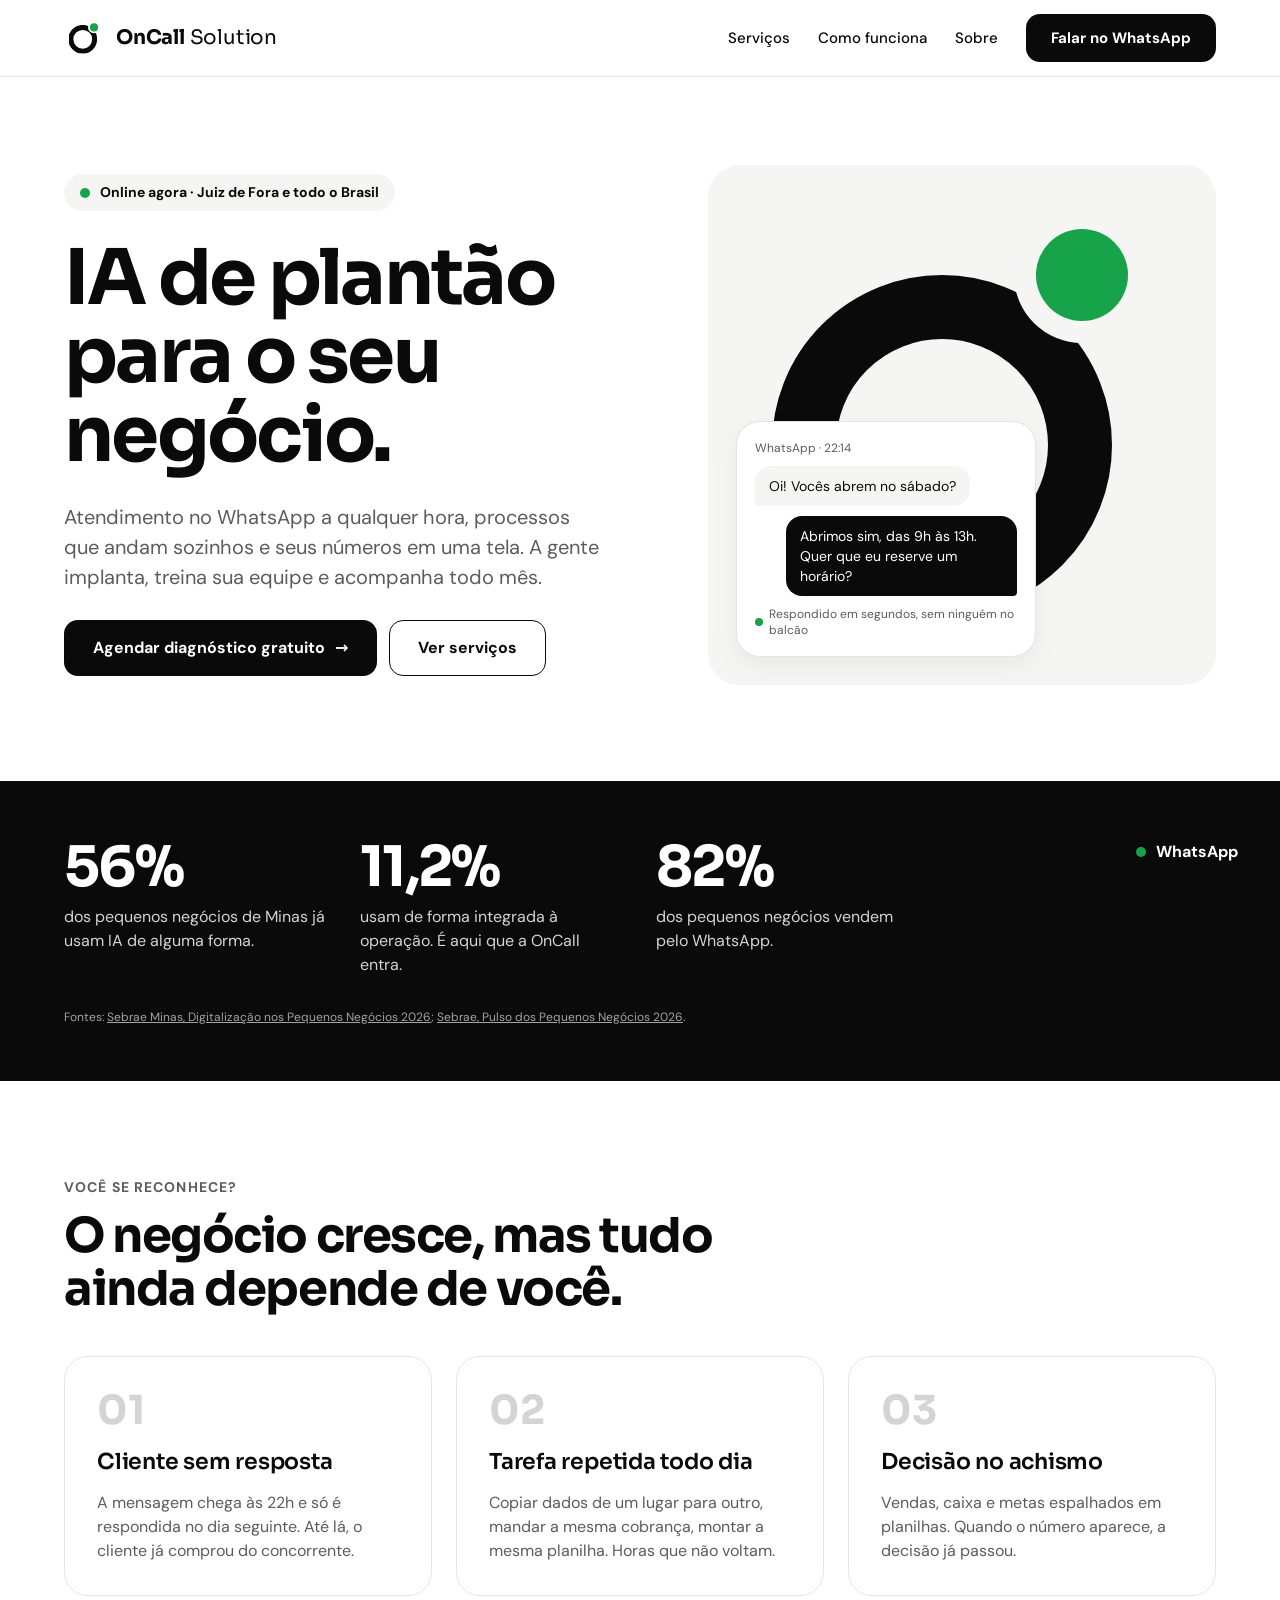
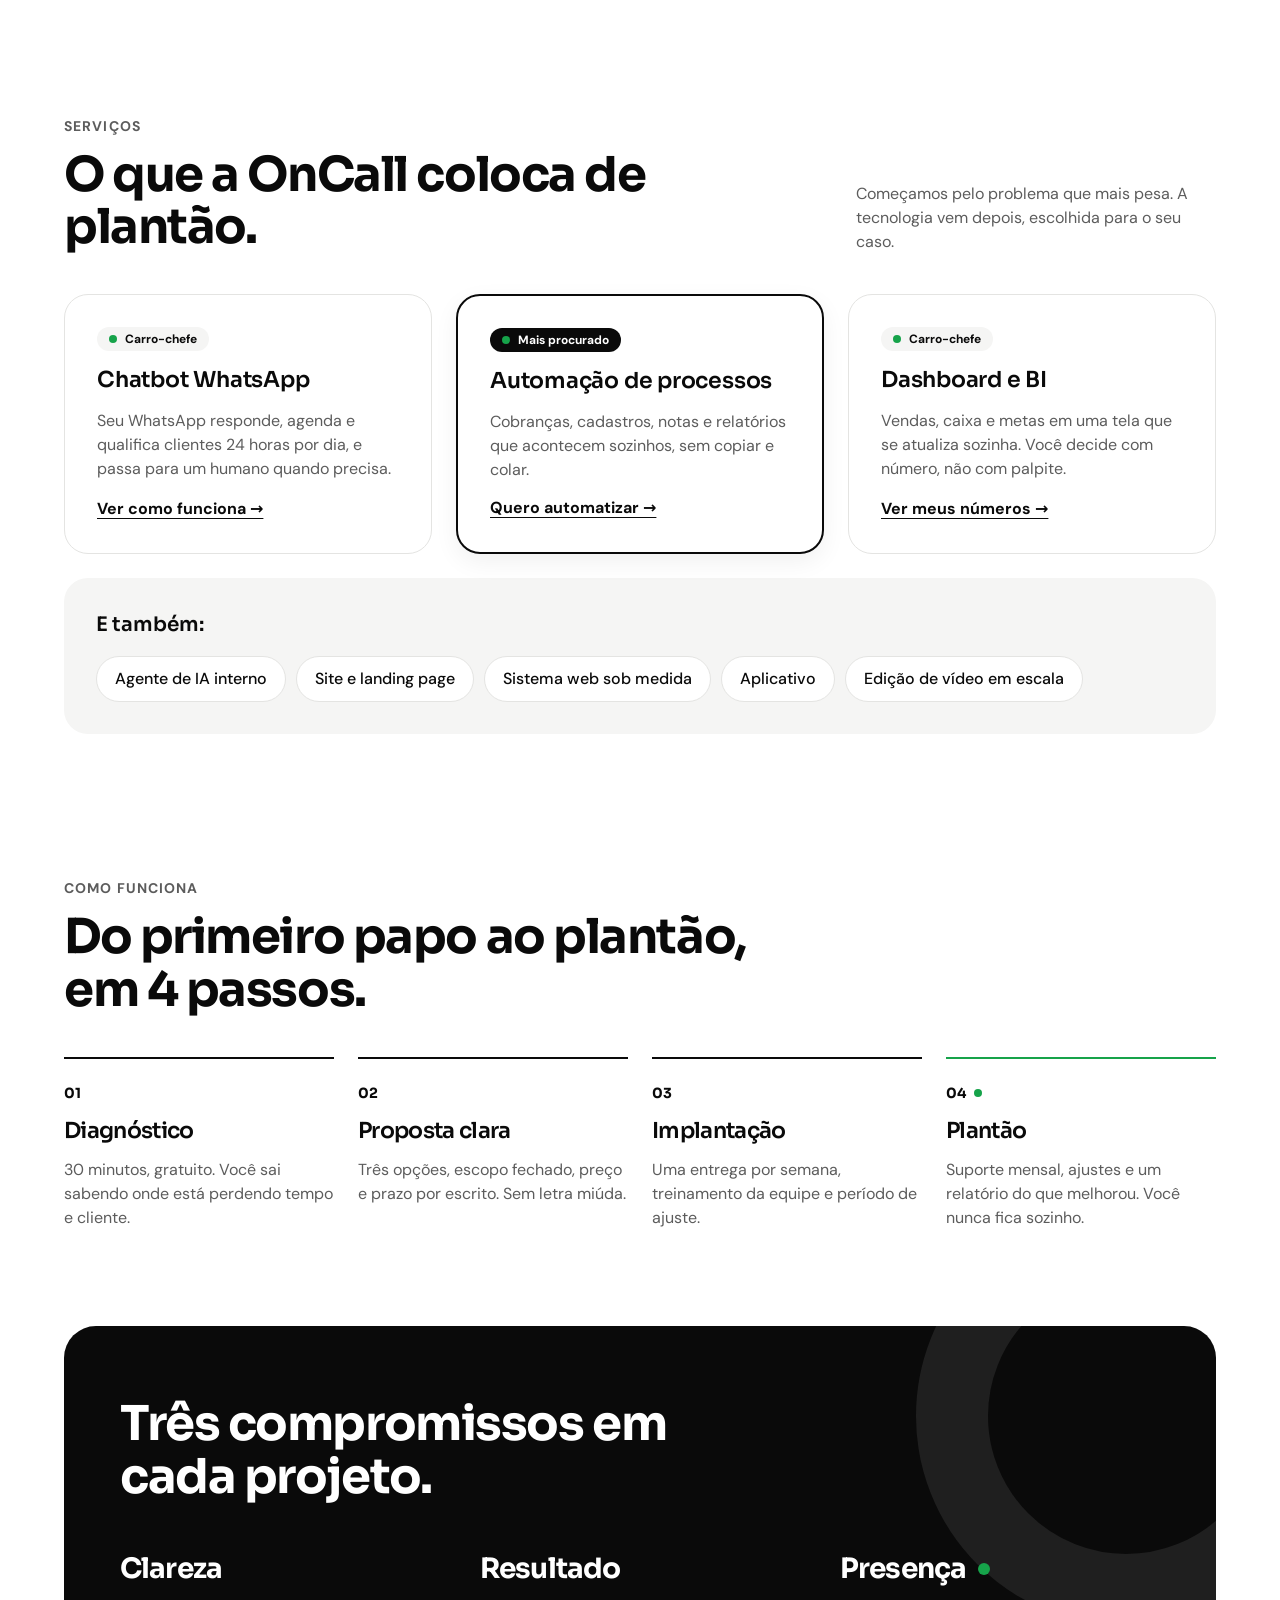
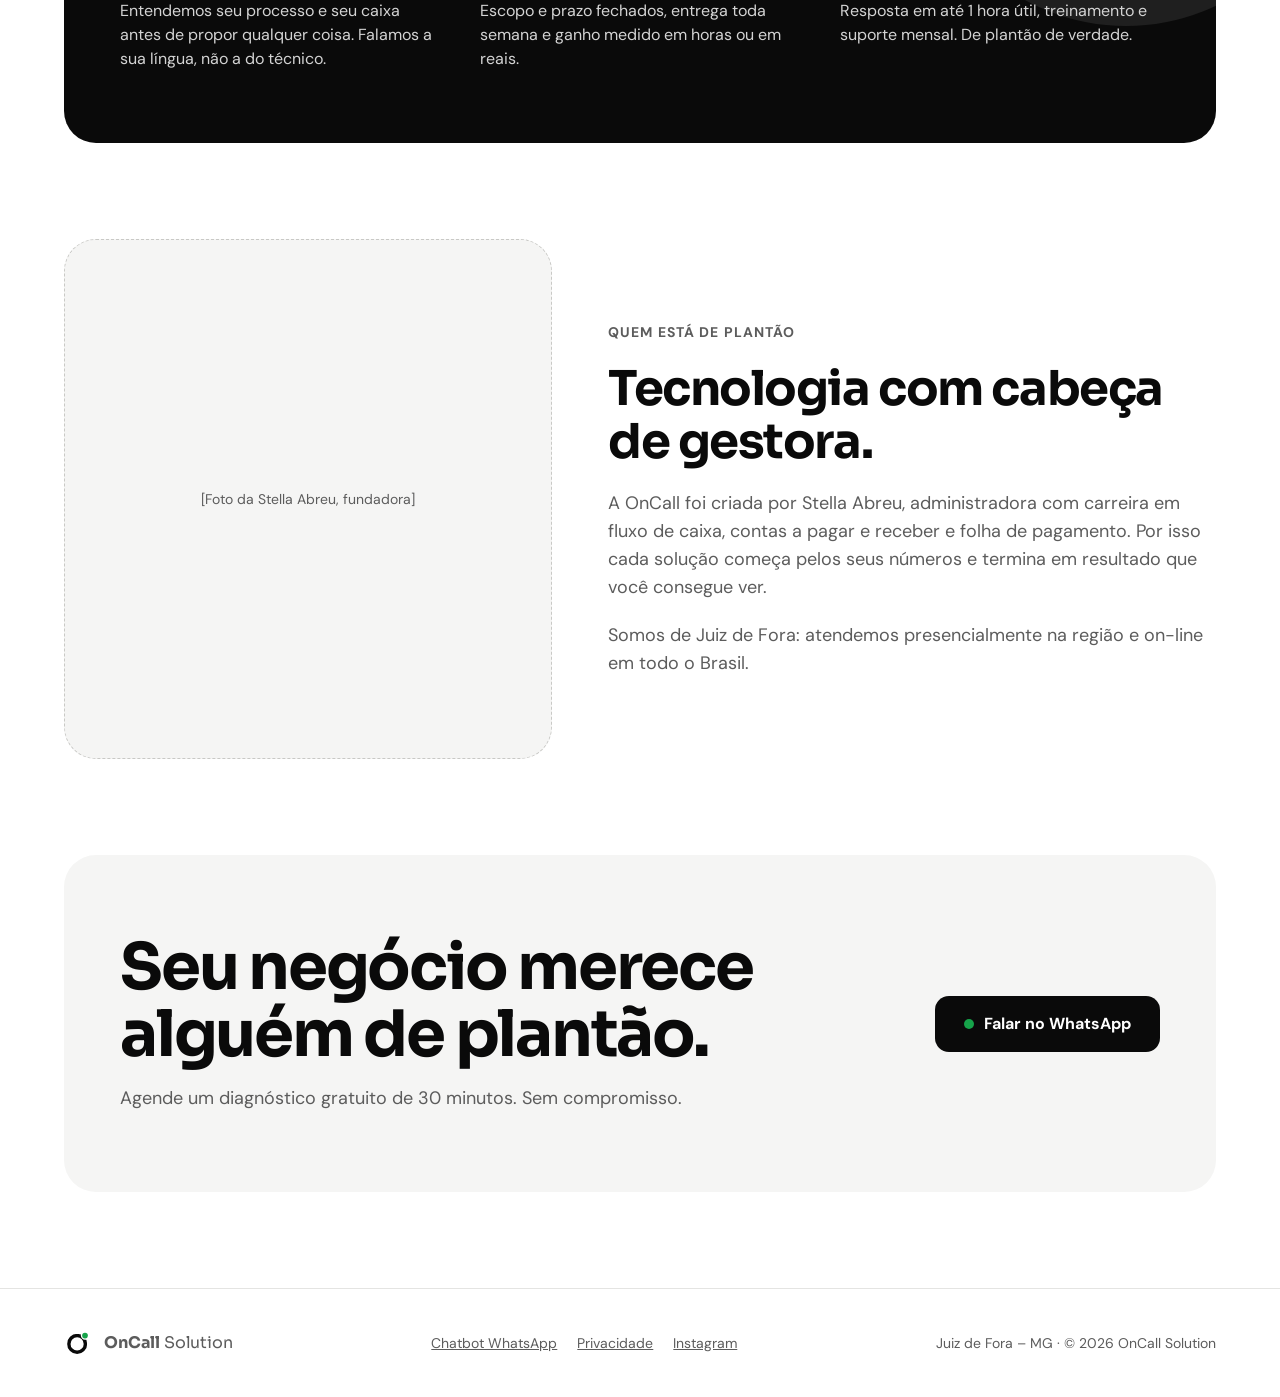
<file: index.html>
<!doctype html>
<html lang="pt-BR">
<head>
  <meta charset="utf-8">
  <meta name="viewport" content="width=device-width, initial-scale=1">
  <title>OnCall Solution — IA de plantão para o seu negócio</title>
  <meta name="description" content="Chatbot de WhatsApp, automação de processos e dashboards com IA para pequenas e médias empresas. Implantação, treinamento e suporte mensal. Juiz de Fora e todo o Brasil.">
  <meta name="theme-color" content="#ffffff">
  <link rel="icon" href="/favicon.svg" type="image/svg+xml">
  <link rel="apple-touch-icon" href="/apple-touch-icon.png">
  <meta property="og:type" content="website">
  <meta property="og:locale" content="pt_BR">
  <meta property="og:site_name" content="OnCall Solution">
  <meta property="og:title" content="OnCall Solution — IA de plantão para o seu negócio">
  <meta property="og:description" content="Atendimento no WhatsApp a qualquer hora, processos que andam sozinhos e seus números em uma tela.">
  <meta property="og:image" content="/og-image.png">
  <meta name="twitter:card" content="summary_large_image">
  <link rel="preload" href="/assets/fonts/sora-latin-700-normal.woff2" as="font" type="font/woff2" crossorigin>
  <link rel="stylesheet" href="/assets/css/style.css">
  <script type="application/ld+json">
  {
    "@context": "https://schema.org",
    "@type": "ProfessionalService",
    "name": "OnCall Solution",
    "description": "Soluções com inteligência artificial para pequenas e médias empresas: chatbot de WhatsApp, automação de processos, dashboards e mais.",
    "areaServed": "BR",
    "address": { "@type": "PostalAddress", "addressLocality": "Juiz de Fora", "addressRegion": "MG", "addressCountry": "BR" },
    "founder": { "@type": "Person", "name": "Stella Abreu" }
  }
  </script>
</head>
<body>
  <a class="skip-link" href="#conteudo">Pular para o conteúdo</a>

  <header class="site-header">
    <div class="container">
      <a class="brand" href="/">
        <img src="/assets/img/logo.svg" alt="" width="40" height="40">
        <span><b>OnCall</b> Solution</span>
      </a>
      <button class="nav-toggle" type="button" aria-expanded="false" aria-controls="menu" aria-label="Abrir menu">
        <svg viewBox="0 0 24 24" fill="none" stroke="currentColor" stroke-width="2" stroke-linecap="round" aria-hidden="true"><path d="M4 7h16M4 12h16M4 17h16"/></svg>
      </button>
      <nav id="menu" class="nav" aria-label="Principal">
        <a href="#servicos">Serviços</a>
        <a href="#como-funciona">Como funciona</a>
        <a href="#sobre">Sobre</a>
        <a class="btn btn-primary" href="https://wa.me/" data-whatsapp>Falar no WhatsApp</a>
      </nav>
    </div>
  </header>

  <main id="conteudo">
    <section class="hero">
      <div class="container">
        <div class="hero-text">
          <span class="pill"><span class="dot" aria-hidden="true"></span>Online agora · Juiz de Fora e todo o Brasil</span>
          <h1>IA de plantão para o seu negócio.</h1>
          <p class="lead">Atendimento no WhatsApp a qualquer hora, processos que andam sozinhos e seus números em uma tela. A gente implanta, treina sua equipe e acompanha todo mês.</p>
          <div class="actions">
            <a class="btn btn-primary btn-lg" href="https://wa.me/" data-whatsapp>Agendar diagnóstico gratuito <span aria-hidden="true">→</span></a>
            <a class="btn btn-secondary btn-lg" href="#servicos">Ver serviços</a>
          </div>
        </div>
        <div class="hero-art">
          <div class="ring" aria-hidden="true"></div>
          <div class="ring-dot" aria-hidden="true"></div>
          <div class="chat-card" role="img" aria-label="Exemplo de conversa no WhatsApp respondida automaticamente às 22h14">
            <span class="chat-meta">WhatsApp · 22:14</span>
            <span class="bubble bubble-in">Oi! Vocês abrem no sábado?</span>
            <span class="bubble bubble-out">Abrimos sim, das 9h às 13h. Quer que eu reserve um horário?</span>
            <span class="chat-meta"><span class="dot dot-sm"></span>Respondido em segundos, sem ninguém no balcão</span>
          </div>
        </div>
      </div>
    </section>

    <section class="stats" aria-label="Dados de mercado">
      <div class="container">
        <div class="stat"><strong>56%</strong><span>dos pequenos negócios de Minas já usam IA de alguma forma.</span></div>
        <div class="stat"><strong>11,2%</strong><span>usam de forma integrada à operação. É aqui que a OnCall entra.</span></div>
        <div class="stat"><strong>82%</strong><span>dos pequenos negócios vendem pelo WhatsApp.</span></div>
        <small>Fontes: <a href="https://diariodocomercio.com.br/negocios/ia-pequenos-negocios-minas/" rel="noopener" target="_blank">Sebrae Minas, Digitalização nos Pequenos Negócios 2026</a>; <a href="https://www.jornalopcao.com.br/ultimas-noticias/whatsapp-lidera-vendas-on-line-entre-pequenos-negocios-aponta-pesquisa-do-sebrae-816391/" rel="noopener" target="_blank">Sebrae, Pulso dos Pequenos Negócios 2026</a>.</small>
      </div>
    </section>

    <section class="section" style="padding-bottom: 48px;">
      <div class="container">
        <div class="section-head">
          <span class="eyebrow">Você se reconhece?</span>
          <h2 class="h2">O negócio cresce, mas tudo ainda depende de você.</h2>
        </div>
        <div class="grid-3">
          <div class="card">
            <span class="card-number" aria-hidden="true">01</span>
            <h3>Cliente sem resposta</h3>
            <p>A mensagem chega às 22h e só é respondida no dia seguinte. Até lá, o cliente já comprou do concorrente.</p>
          </div>
          <div class="card">
            <span class="card-number" aria-hidden="true">02</span>
            <h3>Tarefa repetida todo dia</h3>
            <p>Copiar dados de um lugar para outro, mandar a mesma cobrança, montar a mesma planilha. Horas que não voltam.</p>
          </div>
          <div class="card">
            <span class="card-number" aria-hidden="true">03</span>
            <h3>Decisão no achismo</h3>
            <p>Vendas, caixa e metas espalhados em planilhas. Quando o número aparece, a decisão já passou.</p>
          </div>
        </div>
      </div>
    </section>

    <section class="section" id="servicos" style="padding-top: 72px;">
      <div class="container">
        <div class="section-head-row">
          <div class="section-head">
            <span class="eyebrow">Serviços</span>
            <h2 class="h2">O que a OnCall coloca de plantão.</h2>
          </div>
          <p class="muted" style="max-width: 360px;">Começamos pelo problema que mais pesa. A tecnologia vem depois, escolhida para o seu caso.</p>
        </div>
        <div class="grid-3">
          <article class="card">
            <span class="tag"><span class="dot dot-sm" aria-hidden="true"></span>Carro-chefe</span>
            <h3>Chatbot WhatsApp</h3>
            <p>Seu WhatsApp responde, agenda e qualifica clientes 24 horas por dia, e passa para um humano quando precisa.</p>
            <a class="card-link" href="/chatbot-whatsapp">Ver como funciona →</a>
          </article>
          <article class="card card-featured">
            <span class="tag tag-dark"><span class="dot dot-sm" aria-hidden="true"></span>Mais procurado</span>
            <h3>Automação de processos</h3>
            <p>Cobranças, cadastros, notas e relatórios que acontecem sozinhos, sem copiar e colar.</p>
            <a class="card-link" href="https://wa.me/" data-whatsapp data-msg="Olá! Vim pelo site e quero saber sobre automação de processos.">Quero automatizar →</a>
          </article>
          <article class="card">
            <span class="tag"><span class="dot dot-sm" aria-hidden="true"></span>Carro-chefe</span>
            <h3>Dashboard e BI</h3>
            <p>Vendas, caixa e metas em uma tela que se atualiza sozinha. Você decide com número, não com palpite.</p>
            <a class="card-link" href="https://wa.me/" data-whatsapp data-msg="Olá! Vim pelo site e quero um dashboard com os números da minha empresa.">Ver meus números →</a>
          </article>
        </div>
        <div class="also">
          <strong>E também:</strong>
          <ul>
            <li>Agente de IA interno</li>
            <li>Site e landing page</li>
            <li>Sistema web sob medida</li>
            <li>Aplicativo</li>
            <li>Edição de vídeo em escala</li>
          </ul>
        </div>
      </div>
    </section>

    <section class="section" id="como-funciona" style="padding-top: 48px;">
      <div class="container">
        <div class="section-head">
          <span class="eyebrow">Como funciona</span>
          <h2 class="h2">Do primeiro papo ao plantão, em 4 passos.</h2>
        </div>
        <ol class="steps">
          <li><span class="num">01</span><h3>Diagnóstico</h3><p>30 minutos, gratuito. Você sai sabendo onde está perdendo tempo e cliente.</p></li>
          <li><span class="num">02</span><h3>Proposta clara</h3><p>Três opções, escopo fechado, preço e prazo por escrito. Sem letra miúda.</p></li>
          <li><span class="num">03</span><h3>Implantação</h3><p>Uma entrega por semana, treinamento da equipe e período de ajuste.</p></li>
          <li><span class="num">04 <span class="dot dot-sm" aria-hidden="true"></span></span><h3>Plantão</h3><p>Suporte mensal, ajustes e um relatório do que melhorou. Você nunca fica sozinho.</p></li>
        </ol>
      </div>
    </section>

    <section aria-labelledby="compromissos">
      <div class="container">
        <div class="dark-block">
          <h2 class="h2" id="compromissos" style="max-width: 640px;">Três compromissos em cada projeto.</h2>
          <div class="pillars">
            <div><h3>Clareza</h3><p>Entendemos seu processo e seu caixa antes de propor qualquer coisa. Falamos a sua língua, não a do técnico.</p></div>
            <div><h3>Resultado</h3><p>Escopo e prazo fechados, entrega toda semana e ganho medido em horas ou em reais.</p></div>
            <div><h3>Presença <span class="dot" style="width: 12px; height: 12px;" aria-hidden="true"></span></h3><p>Resposta em até 1 hora útil, treinamento e suporte mensal. De plantão de verdade.</p></div>
          </div>
        </div>
      </div>
    </section>

    <section class="section" id="sobre">
      <div class="container about">
        <!-- Troque pela sua foto: salve em assets/img/stella.jpg e use
             <img class="about-photo" src="/assets/img/stella.jpg" alt="Stella Abreu, fundadora da OnCall Solution"> -->
        <div class="about-photo about-photo-empty">[Foto da Stella Abreu, fundadora]</div>
        <div class="about-text">
          <span class="eyebrow">Quem está de plantão</span>
          <h2 class="h2">Tecnologia com cabeça de gestora.</h2>
          <p>A OnCall foi criada por Stella Abreu, administradora com carreira em fluxo de caixa, contas a pagar e receber e folha de pagamento. Por isso cada solução começa pelos seus números e termina em resultado que você consegue ver.</p>
          <p>Somos de Juiz de Fora: atendemos presencialmente na região e on-line em todo o Brasil.</p>
        </div>
      </div>
    </section>

    <section id="contato" style="padding-bottom: 96px;">
      <div class="container">
        <div class="cta">
          <div class="cta-text">
            <h2>Seu negócio merece alguém de plantão.</h2>
            <p>Agende um diagnóstico gratuito de 30 minutos. Sem compromisso.</p>
          </div>
          <a class="btn btn-primary btn-lg" href="https://wa.me/" data-whatsapp><span class="dot" aria-hidden="true"></span>Falar no WhatsApp</a>
        </div>
      </div>
    </section>
  </main>

  <footer class="site-footer">
    <div class="container">
      <a class="brand" href="/"><img src="/assets/img/logo.svg" alt="" width="28" height="28"><span><b>OnCall</b> Solution</span></a>
      <nav aria-label="Rodapé">
        <a href="/chatbot-whatsapp">Chatbot WhatsApp</a>
        <a href="/privacidade">Privacidade</a>
        <a href="https://instagram.com/" rel="noopener" target="_blank">Instagram</a>
      </nav>
      <span>Juiz de Fora – MG · © <span data-ano>2026</span> OnCall Solution</span>
    </div>
  </footer>

  <a class="wa-float" href="https://wa.me/" data-whatsapp aria-label="Falar com a OnCall no WhatsApp"><span class="dot" aria-hidden="true"></span><span class="label">WhatsApp</span></a>

  <script src="/assets/js/main.js" defer></script>
</body>
</html>
</file>
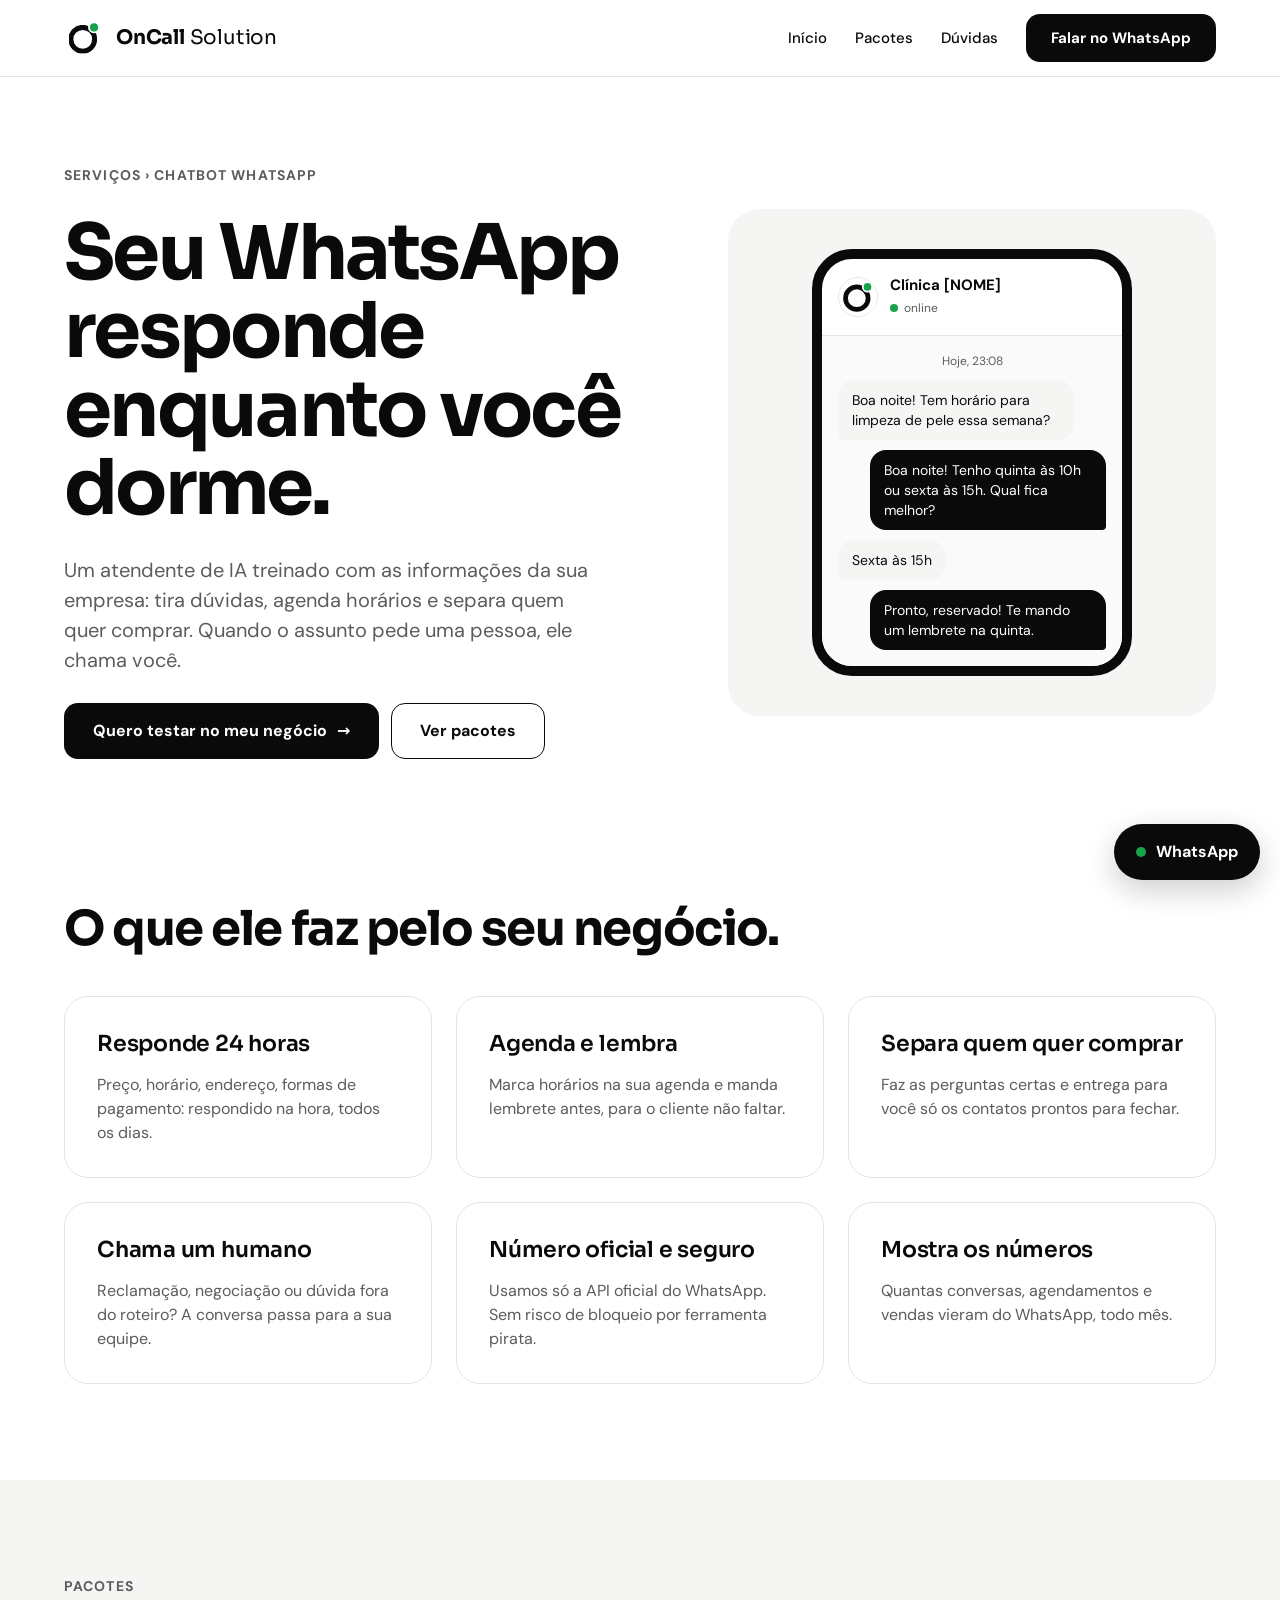
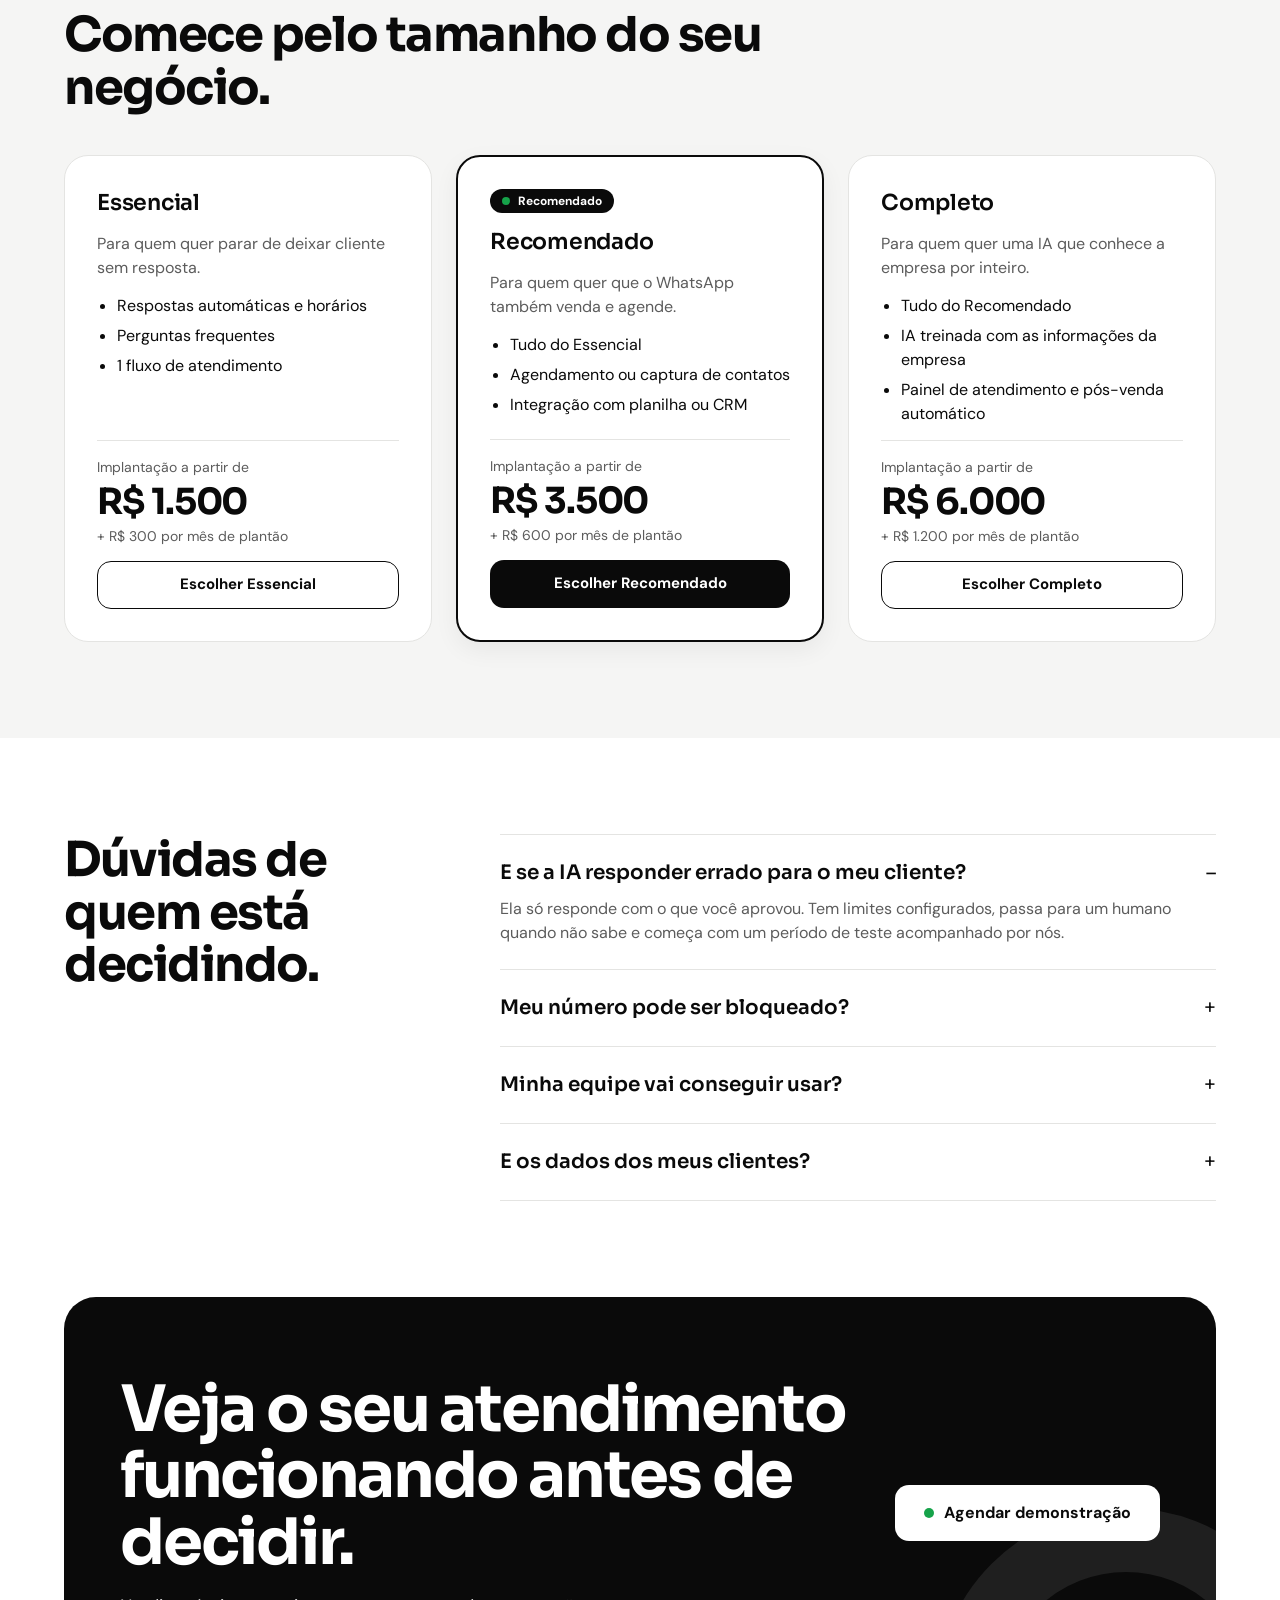
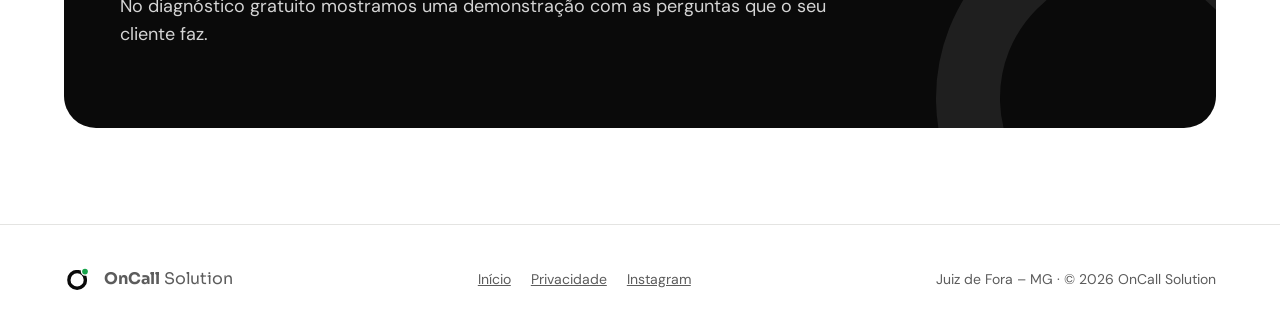
<file: chatbot-whatsapp.html>
<!doctype html>
<html lang="pt-BR">
<head>
  <meta charset="utf-8">
  <meta name="viewport" content="width=device-width, initial-scale=1">
  <title>Chatbot de WhatsApp com IA — OnCall Solution</title>
  <meta name="description" content="Atendente de IA no WhatsApp que tira dúvidas, agenda horários e separa quem quer comprar, 24 horas por dia. API oficial, treinamento e suporte mensal.">
  <meta name="theme-color" content="#ffffff">
  <link rel="icon" href="/favicon.svg" type="image/svg+xml">
  <link rel="apple-touch-icon" href="/apple-touch-icon.png">
  <meta property="og:type" content="website">
  <meta property="og:locale" content="pt_BR">
  <meta property="og:site_name" content="OnCall Solution">
  <meta property="og:title" content="Seu WhatsApp responde enquanto você dorme — OnCall Solution">
  <meta property="og:description" content="Chatbot de WhatsApp com IA: responde, agenda e qualifica clientes 24 horas por dia.">
  <meta property="og:image" content="/og-image.png">
  <meta name="twitter:card" content="summary_large_image">
  <link rel="preload" href="/assets/fonts/sora-latin-700-normal.woff2" as="font" type="font/woff2" crossorigin>
  <link rel="stylesheet" href="/assets/css/style.css">
</head>
<body>
  <a class="skip-link" href="#conteudo">Pular para o conteúdo</a>

  <header class="site-header">
    <div class="container">
      <a class="brand" href="/">
        <img src="/assets/img/logo.svg" alt="" width="40" height="40">
        <span><b>OnCall</b> Solution</span>
      </a>
      <button class="nav-toggle" type="button" aria-expanded="false" aria-controls="menu" aria-label="Abrir menu">
        <svg viewBox="0 0 24 24" fill="none" stroke="currentColor" stroke-width="2" stroke-linecap="round" aria-hidden="true"><path d="M4 7h16M4 12h16M4 17h16"/></svg>
      </button>
      <nav id="menu" class="nav" aria-label="Principal">
        <a href="/">Início</a>
        <a href="#pacotes">Pacotes</a>
        <a href="#duvidas">Dúvidas</a>
        <a class="btn btn-primary" href="https://wa.me/" data-whatsapp data-msg="Olá! Vim pela página do chatbot e quero saber mais.">Falar no WhatsApp</a>
      </nav>
    </div>
  </header>

  <main id="conteudo">
    <section class="hero">
      <div class="container">
        <div class="hero-text">
          <span class="eyebrow"><a href="/" style="color: inherit; text-decoration: none;">Serviços</a> › Chatbot WhatsApp</span>
          <h1>Seu WhatsApp responde enquanto você dorme.</h1>
          <p class="lead">Um atendente de IA treinado com as informações da sua empresa: tira dúvidas, agenda horários e separa quem quer comprar. Quando o assunto pede uma pessoa, ele chama você.</p>
          <div class="actions">
            <a class="btn btn-primary btn-lg" href="https://wa.me/" data-whatsapp data-msg="Olá! Quero testar o chatbot de WhatsApp no meu negócio.">Quero testar no meu negócio <span aria-hidden="true">→</span></a>
            <a class="btn btn-secondary btn-lg" href="#pacotes">Ver pacotes</a>
          </div>
        </div>
        <div class="phone-wrap">
          <div class="phone" role="img" aria-label="Exemplo de conversa: cliente pede horário às 23h e o chatbot agenda">
            <div class="phone-top">
              <img src="/favicon.svg" alt="">
              <span><b>Clínica [NOME]</b><span class="chat-meta"><span class="dot dot-sm"></span>online</span></span>
            </div>
            <div class="phone-body">
              <span class="time">Hoje, 23:08</span>
              <span class="bubble bubble-in">Boa noite! Tem horário para limpeza de pele essa semana?</span>
              <span class="bubble bubble-out">Boa noite! Tenho quinta às 10h ou sexta às 15h. Qual fica melhor?</span>
              <span class="bubble bubble-in">Sexta às 15h</span>
              <span class="bubble bubble-out">Pronto, reservado! Te mando um lembrete na quinta.</span>
            </div>
          </div>
        </div>
      </div>
    </section>

    <section class="section" style="padding-top: 48px;">
      <div class="container">
        <div class="section-head"><h2 class="h2">O que ele faz pelo seu negócio.</h2></div>
        <div class="grid-3">
          <div class="card"><h3>Responde 24 horas</h3><p>Preço, horário, endereço, formas de pagamento: respondido na hora, todos os dias.</p></div>
          <div class="card"><h3>Agenda e lembra</h3><p>Marca horários na sua agenda e manda lembrete antes, para o cliente não faltar.</p></div>
          <div class="card"><h3>Separa quem quer comprar</h3><p>Faz as perguntas certas e entrega para você só os contatos prontos para fechar.</p></div>
          <div class="card"><h3>Chama um humano</h3><p>Reclamação, negociação ou dúvida fora do roteiro? A conversa passa para a sua equipe.</p></div>
          <div class="card"><h3>Número oficial e seguro</h3><p>Usamos só a API oficial do WhatsApp. Sem risco de bloqueio por ferramenta pirata.</p></div>
          <div class="card"><h3>Mostra os números</h3><p>Quantas conversas, agendamentos e vendas vieram do WhatsApp, todo mês.</p></div>
        </div>
      </div>
    </section>

    <section class="section prices" id="pacotes">
      <div class="container">
        <div class="section-head">
          <span class="eyebrow">Pacotes</span>
          <h2 class="h2">Comece pelo tamanho do seu negócio.</h2>
        </div>
        <div class="grid-3">
          <article class="card">
            <h3>Essencial</h3>
            <p>Para quem quer parar de deixar cliente sem resposta.</p>
            <ul><li>Respostas automáticas e horários</li><li>Perguntas frequentes</li><li>1 fluxo de atendimento</li></ul>
            <div class="price"><small>Implantação a partir de</small><strong>R$ 1.500</strong><small>+ R$ 300 por mês de plantão</small></div>
            <a class="btn btn-secondary" href="https://wa.me/" data-whatsapp data-msg="Olá! Tenho interesse no pacote Essencial do chatbot.">Escolher Essencial</a>
          </article>
          <article class="card card-featured">
            <span class="tag tag-dark"><span class="dot dot-sm" aria-hidden="true"></span>Recomendado</span>
            <h3>Recomendado</h3>
            <p>Para quem quer que o WhatsApp também venda e agende.</p>
            <ul><li>Tudo do Essencial</li><li>Agendamento ou captura de contatos</li><li>Integração com planilha ou CRM</li></ul>
            <div class="price"><small>Implantação a partir de</small><strong>R$ 3.500</strong><small>+ R$ 600 por mês de plantão</small></div>
            <a class="btn btn-primary" href="https://wa.me/" data-whatsapp data-msg="Olá! Tenho interesse no pacote Recomendado do chatbot.">Escolher Recomendado</a>
          </article>
          <article class="card">
            <h3>Completo</h3>
            <p>Para quem quer uma IA que conhece a empresa por inteiro.</p>
            <ul><li>Tudo do Recomendado</li><li>IA treinada com as informações da empresa</li><li>Painel de atendimento e pós-venda automático</li></ul>
            <div class="price"><small>Implantação a partir de</small><strong>R$ 6.000</strong><small>+ R$ 1.200 por mês de plantão</small></div>
            <a class="btn btn-secondary" href="https://wa.me/" data-whatsapp data-msg="Olá! Tenho interesse no pacote Completo do chatbot.">Escolher Completo</a>
          </article>
        </div>
      </div>
    </section>

    <section class="section" id="duvidas">
      <div class="container faq">
        <h2 class="h2">Dúvidas de quem está decidindo.</h2>
        <div class="faq-list">
          <details open><summary>E se a IA responder errado para o meu cliente?</summary><p>Ela só responde com o que você aprovou. Tem limites configurados, passa para um humano quando não sabe e começa com um período de teste acompanhado por nós.</p></details>
          <details><summary>Meu número pode ser bloqueado?</summary><p>Trabalhamos só com a API oficial do WhatsApp, o caminho aprovado pela Meta para empresas.</p></details>
          <details><summary>Minha equipe vai conseguir usar?</summary><p>O treinamento está incluso, a implantação é por etapas e escolhemos juntos um responsável do seu lado.</p></details>
          <details><summary>E os dados dos meus clientes?</summary><p>Contrato com cláusula de proteção de dados (LGPD) e termo de confidencialidade. Os acessos ficam documentados.</p></details>
        </div>
      </div>
    </section>

    <section style="padding-bottom: 96px;">
      <div class="container">
        <div class="cta cta-dark">
          <div class="cta-text">
            <h2>Veja o seu atendimento funcionando antes de decidir.</h2>
            <p>No diagnóstico gratuito mostramos uma demonstração com as perguntas que o seu cliente faz.</p>
          </div>
          <a class="btn btn-light btn-lg" href="https://wa.me/" data-whatsapp data-msg="Olá! Quero agendar uma demonstração do chatbot."><span class="dot" aria-hidden="true"></span>Agendar demonstração</a>
        </div>
      </div>
    </section>
  </main>

  <footer class="site-footer">
    <div class="container">
      <a class="brand" href="/"><img src="/assets/img/logo.svg" alt="" width="28" height="28"><span><b>OnCall</b> Solution</span></a>
      <nav aria-label="Rodapé">
        <a href="/">Início</a>
        <a href="/privacidade">Privacidade</a>
        <a href="https://instagram.com/" rel="noopener" target="_blank">Instagram</a>
      </nav>
      <span>Juiz de Fora – MG · © <span data-ano>2026</span> OnCall Solution</span>
    </div>
  </footer>

  <a class="wa-float" href="https://wa.me/" data-whatsapp data-msg="Olá! Vim pela página do chatbot e quero saber mais." aria-label="Falar com a OnCall no WhatsApp"><span class="dot" aria-hidden="true"></span><span class="label">WhatsApp</span></a>

  <script src="/assets/js/main.js" defer></script>
</body>
</html>
</file>
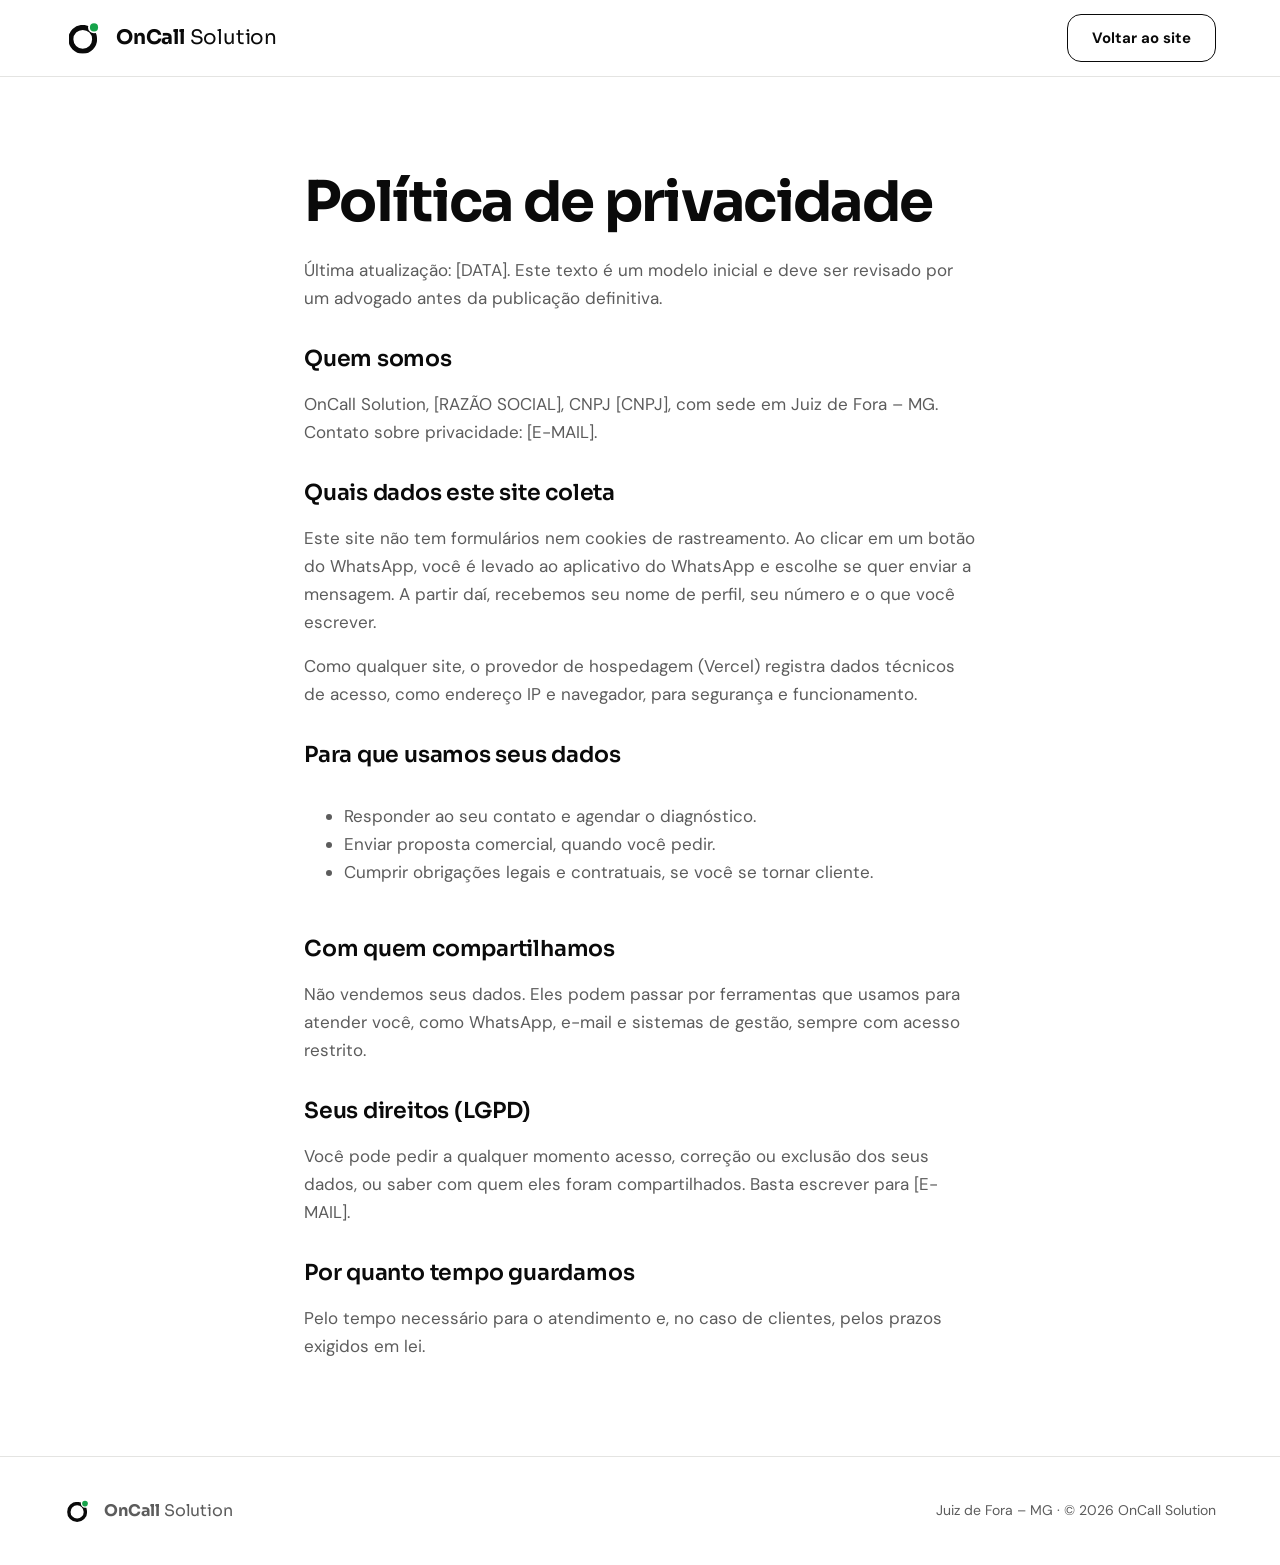
<file: privacidade.html>
<!doctype html>
<html lang="pt-BR">
<head>
  <meta charset="utf-8">
  <meta name="viewport" content="width=device-width, initial-scale=1">
  <title>Política de privacidade — OnCall Solution</title>
  <meta name="description" content="Como a OnCall Solution trata os dados de quem visita o site e entra em contato.">
  <meta name="theme-color" content="#ffffff">
  <link rel="icon" href="/favicon.svg" type="image/svg+xml">
  <link rel="preload" href="/assets/fonts/sora-latin-700-normal.woff2" as="font" type="font/woff2" crossorigin>
  <link rel="stylesheet" href="/assets/css/style.css">
</head>
<body>
  <a class="skip-link" href="#conteudo">Pular para o conteúdo</a>
  <header class="site-header">
    <div class="container">
      <a class="brand" href="/"><img src="/assets/img/logo.svg" alt="" width="40" height="40"><span><b>OnCall</b> Solution</span></a>
      <a class="btn btn-secondary" href="/">Voltar ao site</a>
    </div>
  </header>

  <main id="conteudo" class="section">
    <div class="container prose">
      <h1>Política de privacidade</h1>
      <p>Última atualização: [DATA]. Este texto é um modelo inicial e deve ser revisado por um advogado antes da publicação definitiva.</p>

      <h2>Quem somos</h2>
      <p>OnCall Solution, [RAZÃO SOCIAL], CNPJ [CNPJ], com sede em Juiz de Fora – MG. Contato sobre privacidade: [E-MAIL].</p>

      <h2>Quais dados este site coleta</h2>
      <p>Este site não tem formulários nem cookies de rastreamento. Ao clicar em um botão do WhatsApp, você é levado ao aplicativo do WhatsApp e escolhe se quer enviar a mensagem. A partir daí, recebemos seu nome de perfil, seu número e o que você escrever.</p>
      <p>Como qualquer site, o provedor de hospedagem (Vercel) registra dados técnicos de acesso, como endereço IP e navegador, para segurança e funcionamento.</p>

      <h2>Para que usamos seus dados</h2>
      <ul>
        <li>Responder ao seu contato e agendar o diagnóstico.</li>
        <li>Enviar proposta comercial, quando você pedir.</li>
        <li>Cumprir obrigações legais e contratuais, se você se tornar cliente.</li>
      </ul>

      <h2>Com quem compartilhamos</h2>
      <p>Não vendemos seus dados. Eles podem passar por ferramentas que usamos para atender você, como WhatsApp, e-mail e sistemas de gestão, sempre com acesso restrito.</p>

      <h2>Seus direitos (LGPD)</h2>
      <p>Você pode pedir a qualquer momento acesso, correção ou exclusão dos seus dados, ou saber com quem eles foram compartilhados. Basta escrever para [E-MAIL].</p>

      <h2>Por quanto tempo guardamos</h2>
      <p>Pelo tempo necessário para o atendimento e, no caso de clientes, pelos prazos exigidos em lei.</p>
    </div>
  </main>

  <footer class="site-footer">
    <div class="container">
      <a class="brand" href="/"><img src="/assets/img/logo.svg" alt="" width="28" height="28"><span><b>OnCall</b> Solution</span></a>
      <span>Juiz de Fora – MG · © <span data-ano>2026</span> OnCall Solution</span>
    </div>
  </footer>
  <script src="/assets/js/main.js" defer></script>
</body>
</html>
</file>
<file: assets/css/style.css>
/* OnCall Solution — estilos do site
   Cores e medidas vêm do sistema de design da OnCall (tokens.json). */
/* Fontes hospedadas no próprio site (licença SIL Open Font License) */
@font-face { font-family: "Sora"; font-style: normal; font-weight: 400; font-display: swap; src: url("/assets/fonts/sora-latin-400-normal.woff2") format("woff2"); }
@font-face { font-family: "Sora"; font-style: normal; font-weight: 600; font-display: swap; src: url("/assets/fonts/sora-latin-600-normal.woff2") format("woff2"); }
@font-face { font-family: "Sora"; font-style: normal; font-weight: 700; font-display: swap; src: url("/assets/fonts/sora-latin-700-normal.woff2") format("woff2"); }
@font-face { font-family: "DM Sans"; font-style: normal; font-weight: 400; font-display: swap; src: url("/assets/fonts/dm-sans-latin-400-normal.woff2") format("woff2"); }
@font-face { font-family: "DM Sans"; font-style: normal; font-weight: 500; font-display: swap; src: url("/assets/fonts/dm-sans-latin-500-normal.woff2") format("woff2"); }
@font-face { font-family: "DM Sans"; font-style: normal; font-weight: 700; font-display: swap; src: url("/assets/fonts/dm-sans-latin-700-normal.woff2") format("woff2"); }

:root {
  --surface: #ffffff;
  --surface-alt: #f5f5f4;
  --line: #e4e4e2;
  --ink: #0a0a0a;
  --ink-muted: #5c5c5c;
  --ink-soft: #d4d4d4;
  --contraste: #0a0a0a;
  --on-contraste: #ffffff;
  --online: #16a34a;
  --focus-ring: var(--ink);
  --shadow-card: 0 8px 24px rgba(10, 10, 10, 0.06);

  --font-display: "Sora", ui-sans-serif, system-ui, sans-serif;
  --font-sans: "DM Sans", ui-sans-serif, system-ui, sans-serif;

  --space-2: 8px;
  --space-3: 12px;
  --space-4: 16px;
  --space-6: 24px;
  --space-8: 32px;
  --space-12: 48px;
  --space-16: 64px;

  --radius-sm: 8px;
  --radius-md: 14px;
  --radius-lg: 24px;
  --radius-xl: 32px;
  --radius-full: 999px;

  --container: 1200px;
}

*, *::before, *::after { box-sizing: border-box; }
html { scroll-behavior: smooth; scroll-padding-top: 88px; }
@media (prefers-reduced-motion: reduce) { html { scroll-behavior: auto; } }
body {
  margin: 0;
  background: var(--surface);
  color: var(--ink);
  font-family: var(--font-sans);
  font-size: 16px;
  line-height: 1.5;
  -webkit-font-smoothing: antialiased;
}
img { max-width: 100%; display: block; }
a { color: var(--ink); }
a:hover { color: var(--ink-muted); }
h1, h2, h3 { font-family: var(--font-display); margin: 0; letter-spacing: -0.03em; }
p { margin: 0; }
:focus-visible { outline: 2px solid var(--focus-ring); outline-offset: 3px; border-radius: 4px; }

.container { max-width: var(--container); margin: 0 auto; padding: 0 var(--space-6); }
.skip-link { position: absolute; left: -9999px; top: 8px; background: var(--ink); color: var(--on-contraste); padding: 8px 16px; border-radius: var(--radius-sm); z-index: 100; }
.skip-link:focus { left: 8px; color: var(--on-contraste); }
.visually-hidden { position: absolute; width: 1px; height: 1px; overflow: hidden; clip: rect(0 0 0 0); white-space: nowrap; }

/* ---------- Cabeçalho ---------- */
.site-header { position: sticky; top: 0; z-index: 50; background: rgba(255, 255, 255, 0.94); backdrop-filter: blur(8px); border-bottom: 1px solid var(--line); }
.site-header .container { display: flex; align-items: center; justify-content: space-between; gap: var(--space-4); min-height: 76px; }
.brand { display: flex; align-items: center; gap: var(--space-3); text-decoration: none; color: var(--ink); }
.brand img { width: 40px; height: 40px; }
.brand span { font-family: var(--font-display); font-size: 20px; letter-spacing: -0.01em; }
.brand b { font-weight: 700; }
.nav { display: flex; align-items: center; gap: 28px; font-size: 15px; font-weight: 500; }
.nav a { text-decoration: none; }
.nav-toggle { display: none; background: none; border: 1.5px solid var(--ink); border-radius: var(--radius-sm); width: 44px; height: 44px; cursor: pointer; }
.nav-toggle svg { width: 20px; height: 20px; }
@media (max-width: 860px) {
  .nav-toggle { display: inline-flex; align-items: center; justify-content: center; }
  .nav { display: none; position: absolute; left: 0; right: 0; top: 100%; flex-direction: column; align-items: stretch; gap: 0; padding: var(--space-4) var(--space-6) var(--space-6); background: var(--surface); border-bottom: 1px solid var(--line); }
  .nav.is-open { display: flex; }
  .nav a { padding: 14px 0; border-bottom: 1px solid var(--line); }
  .nav .btn { margin-top: var(--space-4); border-bottom: 0; justify-content: center; }
}

/* ---------- Botões e etiquetas ---------- */
.btn { display: inline-flex; align-items: center; gap: 10px; min-height: 48px; padding: 0 var(--space-6); border-radius: var(--radius-md); font-weight: 600; font-size: 15px; text-decoration: none; border: 1.5px solid transparent; cursor: pointer; transition: transform .15s ease, background .15s ease; }
.btn:hover { transform: translateY(-1px); }
.btn-lg { min-height: 56px; padding: 0 28px; font-size: 16px; }
.btn-primary { background: var(--contraste); color: var(--on-contraste); }
.btn-primary:hover { color: var(--on-contraste); background: #262626; }
.btn-secondary { border-color: var(--ink); color: var(--ink); background: transparent; }
.btn-secondary:hover { color: var(--ink); background: var(--surface-alt); }
.btn-light { background: var(--on-contraste); color: var(--ink); }
.btn-light:hover { color: var(--ink); background: var(--surface-alt); }
.btn:focus-visible { outline: none; box-shadow: 0 0 0 2px var(--surface), 0 0 0 4px var(--focus-ring); }
.btn-light:focus-visible { box-shadow: 0 0 0 2px var(--ink), 0 0 0 4px var(--on-contraste); }
.dot { display: inline-block; width: 10px; height: 10px; border-radius: 50%; background: var(--online); flex: none; }
.dot-sm { width: 8px; height: 8px; }
.pill { display: inline-flex; align-items: center; gap: 10px; padding: 8px 16px; border-radius: var(--radius-full); background: var(--surface-alt); font-size: 14px; font-weight: 600; }
.tag { display: inline-flex; align-items: center; gap: 8px; padding: 4px 12px; border-radius: var(--radius-full); background: var(--surface-alt); font-size: 12px; line-height: 16px; font-weight: 600; align-self: flex-start; }
.tag-dark { background: var(--contraste); color: var(--on-contraste); }
.eyebrow { font-size: 14px; font-weight: 600; letter-spacing: 0.08em; text-transform: uppercase; color: var(--ink-muted); }

/* ---------- Seções ---------- */
.section { padding: 96px 0; }
.section-head { display: flex; flex-direction: column; gap: var(--space-3); max-width: 720px; margin-bottom: 40px; }
.section-head-row { display: flex; flex-wrap: wrap; gap: var(--space-6); align-items: flex-end; justify-content: space-between; margin-bottom: 40px; }
.section-head-row .section-head { margin-bottom: 0; }
.h2 { font-size: clamp(32px, 4vw, 48px); line-height: 1.1; font-weight: 700; }
.lead { font-size: 20px; line-height: 30px; color: var(--ink-muted); max-width: 540px; }
.muted { color: var(--ink-muted); }
.actions { display: flex; flex-wrap: wrap; gap: var(--space-3); }

/* Hero */
.hero { padding: 88px 0 96px; }
.hero .container { display: flex; flex-wrap: wrap; gap: 56px; align-items: center; }
.hero-text { flex: 1 1 500px; min-width: 0; display: flex; flex-direction: column; gap: 28px; }
.hero-text .pill { align-self: flex-start; }
.hero h1 { font-size: clamp(42px, 6vw, 80px); line-height: 1.02; font-weight: 700; letter-spacing: -0.035em; }
.hero-art { flex: 1 1 420px; min-width: 0; position: relative; height: 520px; border-radius: var(--radius-xl); background: var(--surface-alt); overflow: hidden; }
.hero-art .ring { position: absolute; left: 50%; top: 50%; width: 340px; height: 340px; margin: -150px 0 0 -190px; border-radius: 50%; border: 64px solid var(--ink); }
.hero-art .ring-dot { position: absolute; left: 50%; top: 50%; width: 92px; height: 92px; margin: -196px 0 0 74px; border-radius: 50%; background: var(--online); box-shadow: 0 0 0 22px var(--surface-alt); }
.chat-card { position: absolute; left: 28px; bottom: 28px; width: 300px; max-width: calc(100% - 56px); padding: 18px; border-radius: var(--radius-lg); background: var(--surface); border: 1px solid var(--line); box-shadow: var(--shadow-card); display: flex; flex-direction: column; gap: 10px; }
.bubble { max-width: 88%; padding: 10px 14px; font-size: 14px; line-height: 20px; }
.bubble-in { align-self: flex-start; background: var(--surface-alt); border-radius: 16px 16px 16px 4px; }
.bubble-out { align-self: flex-end; background: var(--ink); color: var(--on-contraste); border-radius: 16px 16px 4px 16px; }
.chat-meta { display: inline-flex; align-items: center; gap: 6px; font-size: 12px; line-height: 16px; color: var(--ink-muted); }
@media (max-width: 560px) {
  .hero-art { height: 440px; }
  .hero-art .ring { width: 260px; height: 260px; border-width: 50px; margin: -150px 0 0 -150px; }
  .hero-art .ring-dot { width: 70px; height: 70px; margin: -186px 0 0 50px; box-shadow: 0 0 0 16px var(--surface-alt); }
}

/* Faixa de dados */
.stats { background: var(--contraste); color: var(--on-contraste); }
.stats .container { padding-top: 56px; padding-bottom: 56px; display: grid; grid-template-columns: repeat(auto-fit, minmax(240px, 1fr)); gap: var(--space-8); }
.stat { display: flex; flex-direction: column; gap: var(--space-2); }
.stat strong { font-family: var(--font-display); font-size: 56px; line-height: 60px; font-weight: 700; letter-spacing: -0.03em; }
.stat span { color: var(--ink-soft); }
.stats small { grid-column: 1 / -1; font-size: 12px; line-height: 16px; color: #a3a3a3; }
.stats small a { color: #a3a3a3; }

/* Cards */
.grid-3 { display: grid; grid-template-columns: repeat(auto-fit, minmax(280px, 1fr)); gap: var(--space-6); }
.card { padding: var(--space-8); border-radius: var(--radius-lg); border: 1px solid var(--line); background: var(--surface); display: flex; flex-direction: column; gap: 14px; }
.card h3 { font-size: 22px; line-height: 30px; font-weight: 600; letter-spacing: -0.01em; }
.card p { color: var(--ink-muted); }
.card-featured { border: 2px solid var(--contraste); box-shadow: var(--shadow-card); }
.card-number { font-family: var(--font-display); font-size: 40px; line-height: 44px; font-weight: 700; color: var(--ink-soft); }
.card-link { margin-top: auto; font-weight: 600; text-underline-offset: 4px; }
.also { margin-top: var(--space-6); padding: var(--space-8); border-radius: var(--radius-lg); background: var(--surface-alt); display: flex; flex-wrap: wrap; gap: 16px 32px; align-items: center; }
.also strong { font-family: var(--font-display); font-size: 20px; font-weight: 600; }
.also ul { list-style: none; margin: 0; padding: 0; display: flex; flex-wrap: wrap; gap: 10px; }
.also li { padding: 10px 18px; border-radius: var(--radius-full); background: var(--surface); border: 1px solid var(--line); font-weight: 500; }

/* Passos */
.steps { list-style: none; margin: 0; padding: 0; display: grid; grid-template-columns: repeat(auto-fit, minmax(230px, 1fr)); gap: var(--space-6); }
.steps li { display: flex; flex-direction: column; gap: var(--space-3); padding-top: var(--space-6); border-top: 2px solid var(--ink); }
.steps li:last-child { border-top-color: var(--online); }
.steps .num { display: inline-flex; align-items: center; gap: 8px; font-family: var(--font-display); font-size: 14px; font-weight: 700; }
.steps h3 { font-size: 22px; line-height: 30px; font-weight: 600; }
.steps p { color: var(--ink-muted); }

/* Bloco escuro */
.dark-block { position: relative; overflow: hidden; padding: 72px 56px; border-radius: var(--radius-xl); background: var(--contraste); color: var(--on-contraste); display: flex; flex-direction: column; gap: var(--space-12); }
.dark-block::before { content: ""; position: absolute; right: -120px; top: -120px; width: 420px; height: 420px; border-radius: 50%; border: 72px solid #1f1f1f; }
.dark-block > * { position: relative; }
.dark-block h3 { font-size: 28px; line-height: 36px; font-weight: 700; display: inline-flex; align-items: center; gap: 12px; }
.dark-block p { color: var(--ink-soft); }
.pillars { display: grid; grid-template-columns: repeat(auto-fit, minmax(240px, 1fr)); gap: 40px; }
.pillars div { display: flex; flex-direction: column; gap: var(--space-3); }
@media (max-width: 560px) { .dark-block { padding: 48px 24px; } }

/* Sobre */
.about { display: flex; flex-wrap: wrap; gap: 56px; align-items: center; }
.about-photo { flex: 1 1 340px; min-width: 0; aspect-ratio: 4 / 5; max-height: 520px; border-radius: var(--radius-xl); background: var(--surface-alt); object-fit: cover; }
.about-photo-empty { border: 1px dashed #c9c9c6; display: flex; align-items: center; justify-content: center; color: var(--ink-muted); font-size: 14px; }
.about-text { flex: 1 1 460px; min-width: 0; display: flex; flex-direction: column; gap: 20px; }
.about-text p { font-size: 18px; line-height: 28px; color: var(--ink-muted); }

/* Chamada final */
.cta { padding: 80px 56px; border-radius: var(--radius-xl); background: var(--surface-alt); display: flex; flex-wrap: wrap; gap: 40px; align-items: center; justify-content: space-between; }
.cta-text { flex: 1 1 500px; min-width: 0; display: flex; flex-direction: column; gap: var(--space-4); }
.cta h2 { font-size: clamp(36px, 5vw, 64px); line-height: 1.04; font-weight: 700; letter-spacing: -0.035em; }
.cta p { font-size: 18px; line-height: 28px; color: var(--ink-muted); }
.cta-dark { background: var(--contraste); color: var(--on-contraste); position: relative; overflow: hidden; }
.cta-dark::before { content: ""; position: absolute; right: -100px; bottom: -160px; width: 380px; height: 380px; border-radius: 50%; border: 64px solid #1f1f1f; }
.cta-dark > * { position: relative; }
.cta-dark p { color: var(--ink-soft); }
@media (max-width: 560px) { .cta { padding: 48px 24px; } }

/* Página de serviço */
.phone-wrap { flex: 1 1 380px; min-width: 0; display: flex; justify-content: center; padding: 40px 16px; border-radius: var(--radius-xl); background: var(--surface-alt); }
.phone { width: 320px; max-width: 100%; border-radius: 40px; border: 10px solid var(--ink); background: var(--surface); overflow: hidden; }
.phone-top { display: flex; align-items: center; gap: 12px; padding: 16px; border-bottom: 1px solid var(--line); }
.phone-top img { width: 40px; height: 40px; border-radius: 50%; border: 1px solid var(--line); }
.phone-top b { display: block; font-size: 15px; line-height: 20px; }
.phone-body { padding: 16px; display: flex; flex-direction: column; gap: 10px; background: #fafafa; }
.phone-body .time { align-self: center; font-size: 12px; color: var(--ink-muted); }
.prices { background: var(--surface-alt); }
.prices .card { background: var(--surface); }
.prices ul { margin: 0; padding-left: 20px; display: flex; flex-direction: column; gap: 6px; }
.price { margin-top: auto; padding-top: var(--space-4); border-top: 1px solid var(--line); display: flex; flex-direction: column; gap: 4px; }
.price small { font-size: 14px; color: var(--ink-muted); }
.price strong { font-family: var(--font-display); font-size: 36px; line-height: 40px; font-weight: 700; letter-spacing: -0.03em; }
.prices .btn { justify-content: center; }
.faq { display: flex; flex-wrap: wrap; gap: 48px; }
.faq .h2 { flex: 1 1 300px; }
.faq-list { flex: 2 1 540px; min-width: 0; }
.faq details { border-top: 1px solid var(--line); padding: 24px 0; }
.faq details:last-child { border-bottom: 1px solid var(--line); }
.faq summary { cursor: pointer; list-style: none; display: flex; justify-content: space-between; gap: 16px; font-family: var(--font-display); font-size: 20px; line-height: 28px; font-weight: 600; }
.faq summary::-webkit-details-marker { display: none; }
.faq summary::after { content: "+"; font-weight: 400; }
.faq details[open] summary::after { content: "–"; }
.faq details p { margin-top: 10px; color: var(--ink-muted); }

/* Texto longo (privacidade) */
.prose { max-width: 720px; display: flex; flex-direction: column; gap: 16px; }
.prose h1 { font-size: clamp(36px, 5vw, 56px); line-height: 1.05; font-weight: 700; margin-bottom: 8px; }
.prose h2 { font-size: 22px; line-height: 30px; font-weight: 600; margin-top: 16px; letter-spacing: -0.01em; }
.prose p, .prose li { color: var(--ink-muted); font-size: 17px; line-height: 28px; }

/* Rodapé */
.site-footer { border-top: 1px solid var(--line); }
.site-footer .container { padding-top: 40px; padding-bottom: 40px; display: flex; flex-wrap: wrap; gap: 24px; align-items: center; justify-content: space-between; font-size: 14px; color: var(--ink-muted); }
.site-footer .brand img { width: 28px; height: 28px; }
.site-footer .brand span { font-size: 16px; }
.site-footer nav { display: flex; flex-wrap: wrap; gap: 20px; }
.site-footer a { color: var(--ink-muted); }

/* Botão flutuante do WhatsApp */
.wa-float { position: fixed; right: 20px; bottom: 20px; z-index: 60; display: inline-flex; align-items: center; gap: 10px; height: 56px; padding: 0 22px; border-radius: var(--radius-full); background: var(--contraste); color: var(--on-contraste); text-decoration: none; font-weight: 600; box-shadow: 0 10px 30px rgba(10, 10, 10, 0.2); }
.wa-float:hover { color: var(--on-contraste); background: #262626; }
@media (max-width: 560px) { .wa-float span.label { display: none; } .wa-float { padding: 0 18px; } }
</file>
